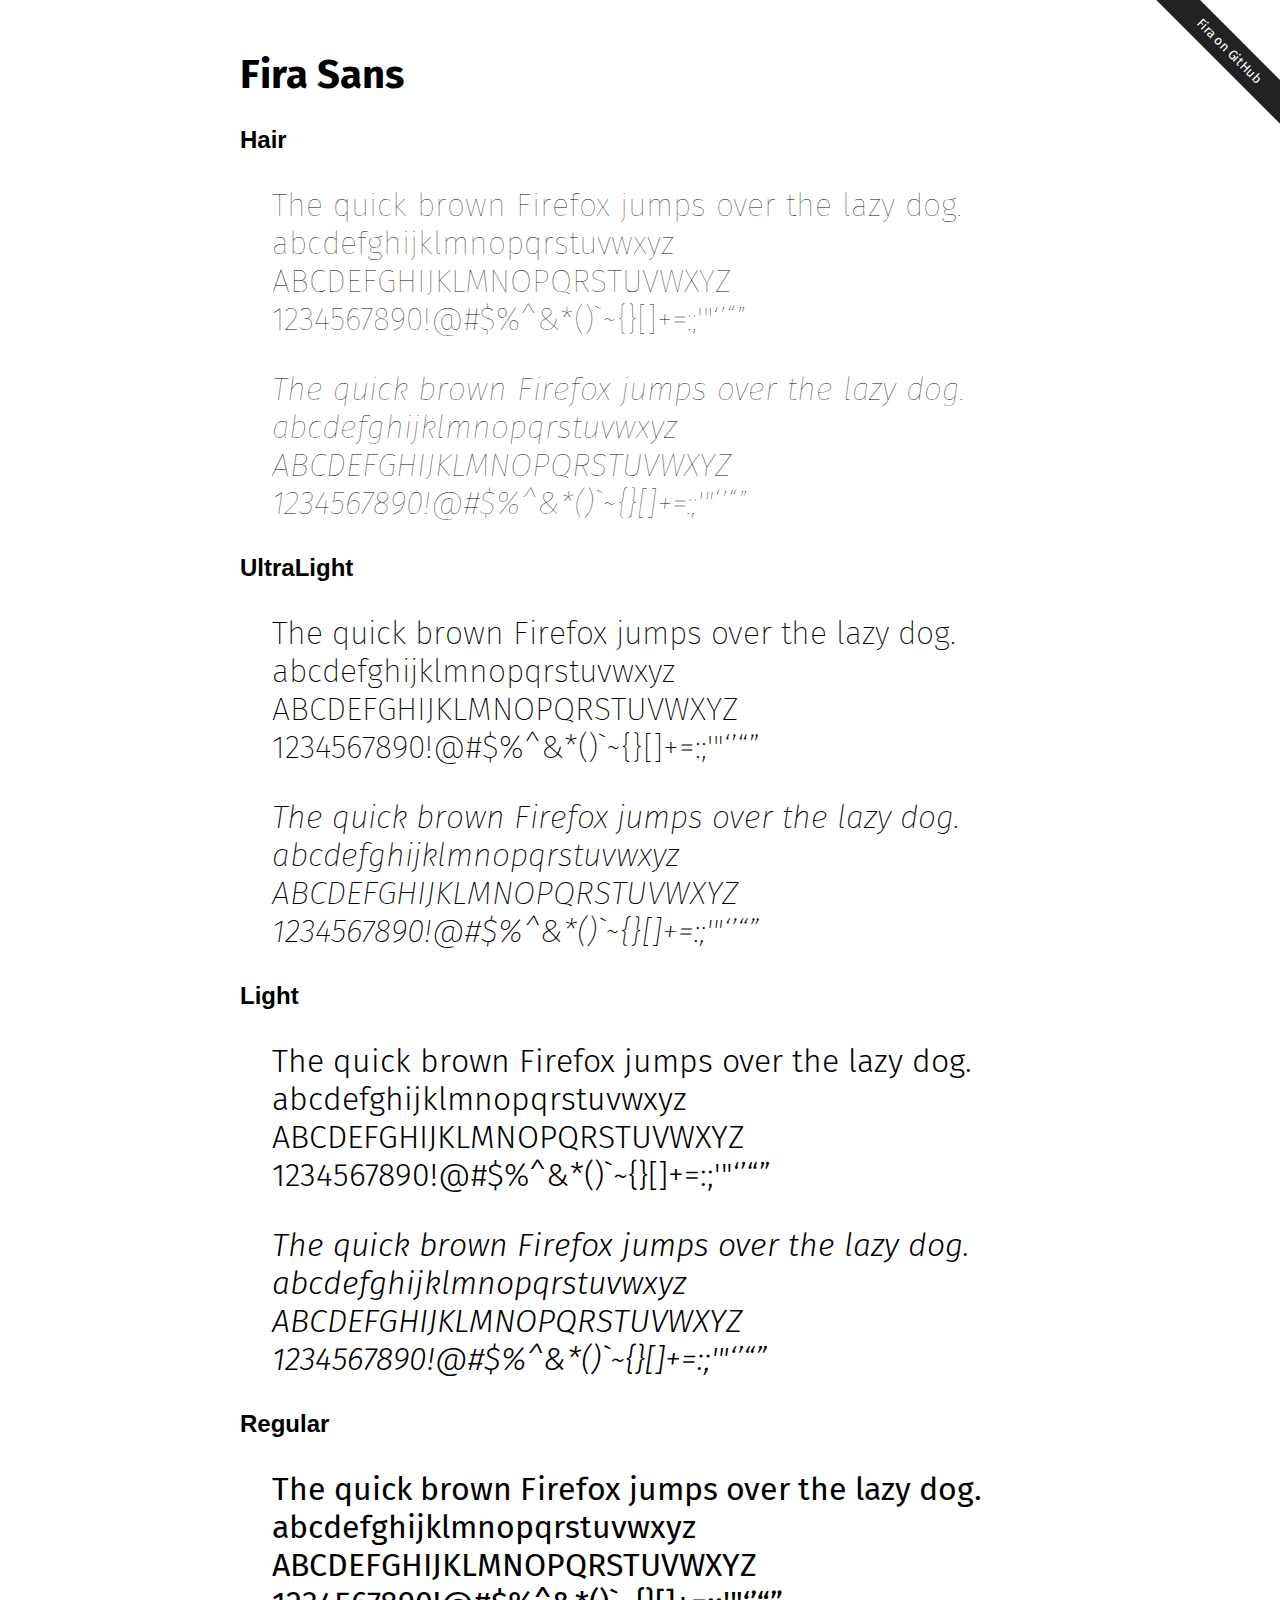
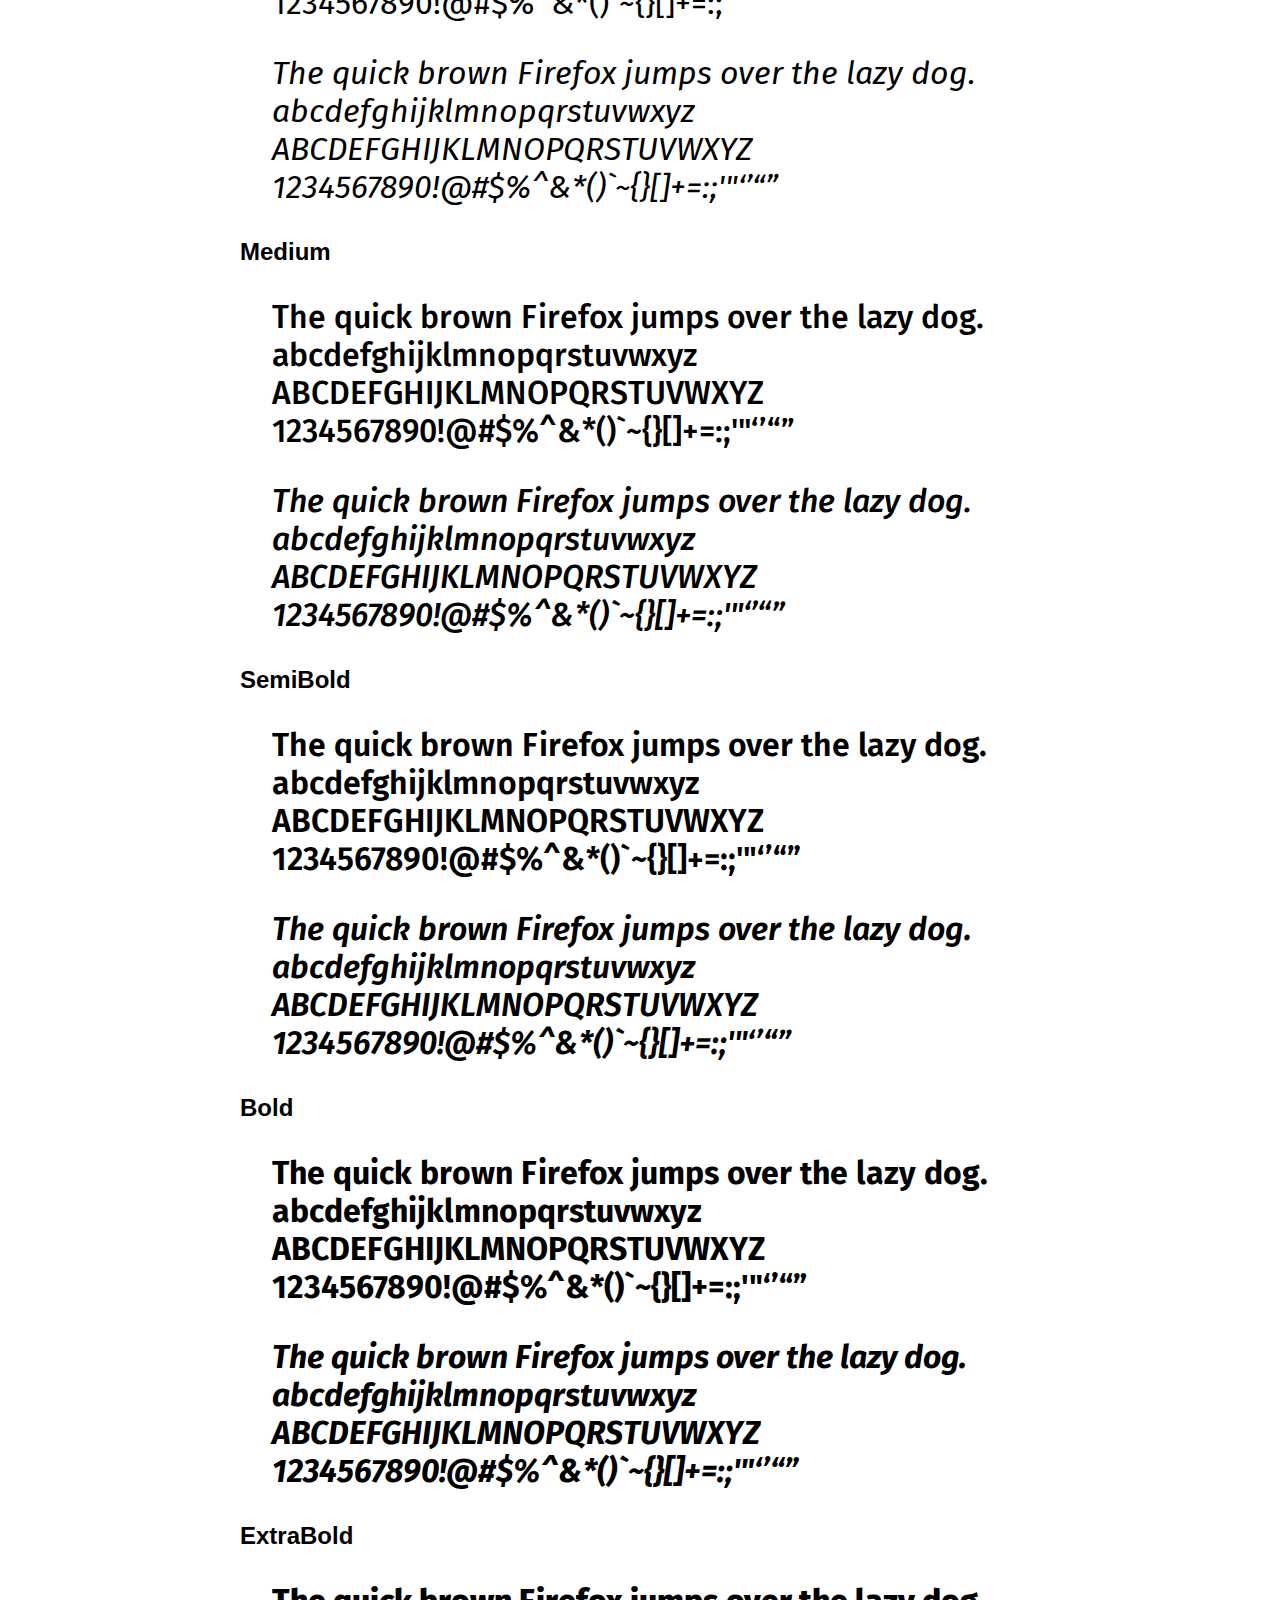
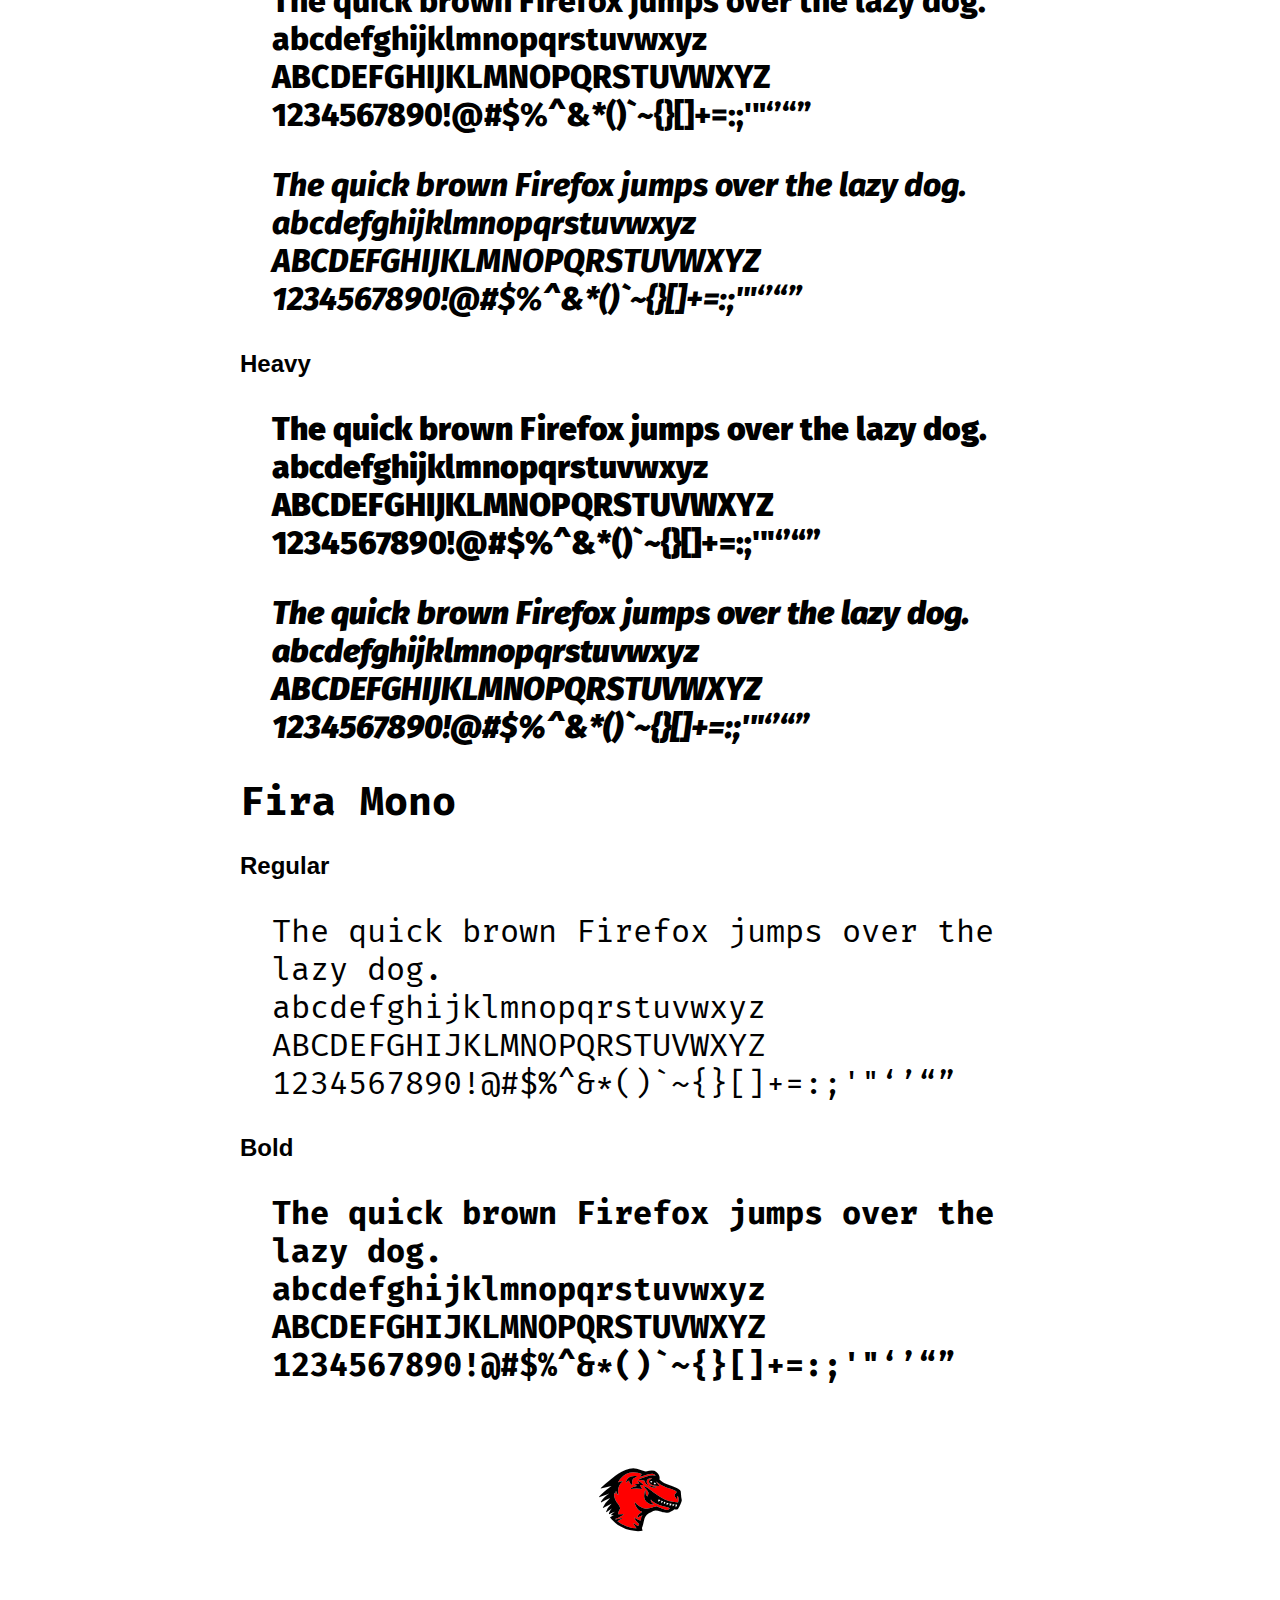
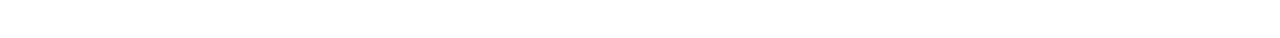
<file: assets/stylesheet/fonts/Fira-master/index.html>
<!doctype html>
<html>
  <head>
    <meta charset="utf-8">
    <meta name="viewport" content="width=device-width, user-scalable=no, initial-scale=1, maximum-scale=1">
    <title>Fira</title>
    <link rel="stylesheet" href="fira.css">
    <style>

        body {
            font-family: sans-serif;
            font-weight: 300;
            overflow-x: hidden;
        }
        article {
            margin: 0 auto;
            max-width: 800px;
            padding: 1em;
        }
        h1, .glyph {
            font-family: 'Fira Sans';
            font-size: 40px;
        }
        p {
            font-family: 'Fira Sans';
            font-size: 32px;
            padding: 0 1em;
        }
        .mono {
            font-family: 'Fira Mono';
        }
        .ribbon {
            background: none repeat scroll 0% 0% rgb(34, 34, 34);
            color: white;
            display: block;
            font: 400 13px 'Fira Sans';
            padding: 8px 150px;
            position: absolute;
            right: 0px;
            text-decoration: none;
            top: 0px;
            -webkit-transform: translate(50%, -50%) rotate(45deg) translateY(72px);
            -moz-transform: translate(50%, -50%) rotate(45deg) translateY(72px);
            -ms-transform: translate(50%, -50%) rotate(45deg) translateY(72px);
            -o-transform: translate(50%, -50%) rotate(45deg) translateY(72px);
            transform: translate(50%, -50%) rotate(45deg) translateY(72px);
            white-space: nowrap;
        }
        .glyph {
            margin: 1em auto;
            text-align: center;
            font-size: 72px;
        }


        @media (max-width: 640px) {
            p {
                padding: 0;
                font-size: 18px;
            }
        }

    </style>
  </head>
  <body>
    <article>
        <h1>Fira Sans</h1>


        <h2>Hair</h2>
        <p contenteditable style="font-weight: 100;">
            The quick brown Firefox jumps over the lazy dog.<br>
            abcdefghijklmnopqrstuvwxyz<br>
            ABCDEFGHIJKLMNOPQRSTUVWXYZ<br>
            1234567890!@#$%^&amp;*()`~{}[]+=:;'"&#8216;&#8217;&#8220;&#8221;
        </p>
        <p contenteditable style="font-weight: 100; font-style: italic;">
            The quick brown Firefox jumps over the lazy dog.<br>
            abcdefghijklmnopqrstuvwxyz<br>
            ABCDEFGHIJKLMNOPQRSTUVWXYZ<br>
            1234567890!@#$%^&amp;*()`~{}[]+=:;'"&#8216;&#8217;&#8220;&#8221;
        </p>

        <h2>UltraLight</h2>
        <p contenteditable style="font-weight: 200;">
            The quick brown Firefox jumps over the lazy dog.<br>
            abcdefghijklmnopqrstuvwxyz<br>
            ABCDEFGHIJKLMNOPQRSTUVWXYZ<br>
            1234567890!@#$%^&amp;*()`~{}[]+=:;'"&#8216;&#8217;&#8220;&#8221;
        </p>
        <p contenteditable style="font-weight: 200; font-style: italic;">
            The quick brown Firefox jumps over the lazy dog.<br>
            abcdefghijklmnopqrstuvwxyz<br>
            ABCDEFGHIJKLMNOPQRSTUVWXYZ<br>
            1234567890!@#$%^&amp;*()`~{}[]+=:;'"&#8216;&#8217;&#8220;&#8221;
        </p>

        <h2>Light</h2>
        <p contenteditable style="font-weight: 300;">
            The quick brown Firefox jumps over the lazy dog.<br>
            abcdefghijklmnopqrstuvwxyz<br>
            ABCDEFGHIJKLMNOPQRSTUVWXYZ<br>
            1234567890!@#$%^&amp;*()`~{}[]+=:;'"&#8216;&#8217;&#8220;&#8221;
        </p>
        <p contenteditable style="font-weight: 300; font-style: italic;">
            The quick brown Firefox jumps over the lazy dog.<br>
            abcdefghijklmnopqrstuvwxyz<br>
            ABCDEFGHIJKLMNOPQRSTUVWXYZ<br>
            1234567890!@#$%^&amp;*()`~{}[]+=:;'"&#8216;&#8217;&#8220;&#8221;
        </p>

        <h2>Regular</h2>
        <p contenteditable style="font-weight: 400;">
            The quick brown Firefox jumps over the lazy dog.<br>
            abcdefghijklmnopqrstuvwxyz<br>
            ABCDEFGHIJKLMNOPQRSTUVWXYZ<br>
            1234567890!@#$%^&amp;*()`~{}[]+=:;'"&#8216;&#8217;&#8220;&#8221;
        </p>
        <p contenteditable style="font-weight: 400; font-style: italic;">
            The quick brown Firefox jumps over the lazy dog.<br>
            abcdefghijklmnopqrstuvwxyz<br>
            ABCDEFGHIJKLMNOPQRSTUVWXYZ<br>
            1234567890!@#$%^&amp;*()`~{}[]+=:;'"&#8216;&#8217;&#8220;&#8221;
        </p>

        <h2>Medium</h2>
        <p contenteditable style="font-weight: 500;">
            The quick brown Firefox jumps over the lazy dog.<br>
            abcdefghijklmnopqrstuvwxyz<br>
            ABCDEFGHIJKLMNOPQRSTUVWXYZ<br>
            1234567890!@#$%^&amp;*()`~{}[]+=:;'"&#8216;&#8217;&#8220;&#8221;
        </p>
        <p contenteditable style="font-weight: 500; font-style: italic;">
            The quick brown Firefox jumps over the lazy dog.<br>
            abcdefghijklmnopqrstuvwxyz<br>
            ABCDEFGHIJKLMNOPQRSTUVWXYZ<br>
            1234567890!@#$%^&amp;*()`~{}[]+=:;'"&#8216;&#8217;&#8220;&#8221;
        </p>

        <h2>SemiBold</h2>
        <p contenteditable style="font-weight: 600;">
            The quick brown Firefox jumps over the lazy dog.<br>
            abcdefghijklmnopqrstuvwxyz<br>
            ABCDEFGHIJKLMNOPQRSTUVWXYZ<br>
            1234567890!@#$%^&amp;*()`~{}[]+=:;'"&#8216;&#8217;&#8220;&#8221;
        </p>
        <p contenteditable style="font-weight: 600; font-style: italic;">
            The quick brown Firefox jumps over the lazy dog.<br>
            abcdefghijklmnopqrstuvwxyz<br>
            ABCDEFGHIJKLMNOPQRSTUVWXYZ<br>
            1234567890!@#$%^&amp;*()`~{}[]+=:;'"&#8216;&#8217;&#8220;&#8221;
        </p>

        <h2>Bold</h2>
        <p contenteditable style="font-weight: 700;">
            The quick brown Firefox jumps over the lazy dog.<br>
            abcdefghijklmnopqrstuvwxyz<br>
            ABCDEFGHIJKLMNOPQRSTUVWXYZ<br>
            1234567890!@#$%^&amp;*()`~{}[]+=:;'"&#8216;&#8217;&#8220;&#8221;
        </p>
        <p contenteditable style="font-weight: 700; font-style: italic;">
            The quick brown Firefox jumps over the lazy dog.<br>
            abcdefghijklmnopqrstuvwxyz<br>
            ABCDEFGHIJKLMNOPQRSTUVWXYZ<br>
            1234567890!@#$%^&amp;*()`~{}[]+=:;'"&#8216;&#8217;&#8220;&#8221;
        </p>

        <h2>ExtraBold</h2>
        <p contenteditable style="font-weight: 800;">
            The quick brown Firefox jumps over the lazy dog.<br>
            abcdefghijklmnopqrstuvwxyz<br>
            ABCDEFGHIJKLMNOPQRSTUVWXYZ<br>
            1234567890!@#$%^&amp;*()`~{}[]+=:;'"&#8216;&#8217;&#8220;&#8221;
        </p>
        <p contenteditable style="font-weight: 800; font-style: italic;">
            The quick brown Firefox jumps over the lazy dog.<br>
            abcdefghijklmnopqrstuvwxyz<br>
            ABCDEFGHIJKLMNOPQRSTUVWXYZ<br>
            1234567890!@#$%^&amp;*()`~{}[]+=:;'"&#8216;&#8217;&#8220;&#8221;
        </p>

        <h2>Heavy</h2>
        <p contenteditable style="font-weight: 900;">
            The quick brown Firefox jumps over the lazy dog.<br>
            abcdefghijklmnopqrstuvwxyz<br>
            ABCDEFGHIJKLMNOPQRSTUVWXYZ<br>
            1234567890!@#$%^&amp;*()`~{}[]+=:;'"&#8216;&#8217;&#8220;&#8221;
        </p>
        <p contenteditable style="font-weight: 900; font-style: italic;">
            The quick brown Firefox jumps over the lazy dog.<br>
            abcdefghijklmnopqrstuvwxyz<br>
            ABCDEFGHIJKLMNOPQRSTUVWXYZ<br>
            1234567890!@#$%^&amp;*()`~{}[]+=:;'"&#8216;&#8217;&#8220;&#8221;
        </p>

        <h1 class="mono">Fira Mono</h1>

        <h2>Regular</h2>
        <p contenteditable class="mono" style="font-weight: 400;">
            The quick brown Firefox jumps over the lazy dog.<br>
            abcdefghijklmnopqrstuvwxyz<br>
            ABCDEFGHIJKLMNOPQRSTUVWXYZ<br>
            1234567890!@#$%^&amp;*()`~{}[]+=:;'"&#8216;&#8217;&#8220;&#8221;
        </p>

        <h2>Bold</h2>
        <p contenteditable class="mono" style="font-weight: 600;">
            The quick brown Firefox jumps over the lazy dog.<br>
            abcdefghijklmnopqrstuvwxyz<br>
            ABCDEFGHIJKLMNOPQRSTUVWXYZ<br>
            1234567890!@#$%^&amp;*()`~{}[]+=:;'"&#8216;&#8217;&#8220;&#8221;
        </p>

        <a class="ribbon" href="https://github.com/mozilla/Fira">Fira on GitHub</a>

        <div class="glyph"><span style="color:#f00">&#xe001;</span><span style="color:#fff">&#xe002;</span>&#xe003;</div>

    </article>
  </body>
</html>
</file>
<file: assets/stylesheet/fonts/Fira-master/fira.css>
@font-face{
    font-family: 'Fira Sans';
    src: url('eot/FiraSans-Hair.eot');
    src: local('Fira Sans Hair'),
         url('eot/FiraSans-Hair.eot') format('embedded-opentype'),
         url('woff/FiraSans-Hair.woff') format('woff'),
         url('ttf/FiraSans-Hair.ttf') format('truetype');
    font-weight: 100;
    font-style: normal;
}

@font-face{
    font-family: 'Fira Sans';
    src: url('eot/FiraSans-HairItalic.eot');
    src: local('Fira Sans Hair Italic'),
         url('eot/FiraSans-HairItalic.eot') format('embedded-opentype'),
         url('woff/FiraSans-HairItalic.woff') format('woff'),
         url('ttf/FiraSans-HairItalic.ttf') format('truetype');
    font-weight: 100;
    font-style: italic;
}

@font-face{
    font-family: 'Fira Sans';
    src: url('eot/FiraSans-UltraLight.eot');
    src: local('Fira Sans UltraLight'),
         url('eot/FiraSans-UltraLight.eot') format('embedded-opentype'),
         url('woff/FiraSans-UltraLight.woff') format('woff'),
         url('ttf/FiraSans-UltraLight.ttf') format('truetype');
    font-weight: 200;
    font-style: normal;
}

@font-face{
    font-family: 'Fira Sans';
    src: url('eot/FiraSans-UltraLightItalic.eot');
    src: local('Fira Sans UltraLight Italic'),
         url('eot/FiraSans-UltraLightItalic.eot') format('embedded-opentype'),
         url('woff/FiraSans-UltraLightItalic.woff') format('woff'),
         url('ttf/FiraSans-UltraLightItalic.ttf') format('truetype');
    font-weight: 200;
    font-style: italic;
}

@font-face{
    font-family: 'Fira Sans';
    src: url('eot/FiraSans-Light.eot');
    src: local('Fira Sans Light'),
         url('eot/FiraSans-Light.eot') format('embedded-opentype'),
         url('woff/FiraSans-Light.woff') format('woff'),
         url('ttf/FiraSans-Light.ttf') format('truetype');
    font-weight: 300;
    font-style: normal;
}

@font-face{
    font-family: 'Fira Sans';
    src: url('eot/FiraSans-LightItalic.eot');
    src: local('Fira Sans Light Italic'),
         url('eot/FiraSans-LightItalic.eot') format('embedded-opentype'),
         url('woff/FiraSans-LightItalic.woff') format('woff'),
         url('ttf/FiraSans-LightItalic.ttf') format('truetype');
    font-weight: 300;
    font-style: italic;
}

@font-face{
    font-family: 'Fira Sans';
    src: url('eot/FiraSans-Regular.eot');
    src: local('Fira Sans Regular'),
         url('eot/FiraSans-Regular.eot') format('embedded-opentype'),
         url('woff/FiraSans-Regular.woff') format('woff'),
         url('ttf/FiraSans-Regular.ttf') format('truetype');
    font-weight: 400;
    font-style: normal;
}

@font-face{
    font-family: 'Fira Sans';
    src: url('eot/FiraSans-Italic.eot');
    src: local('Fira Sans Regular Italic'),
         url('eot/FiraSans-Italic.eot') format('embedded-opentype'),
         url('woff/FiraSans-Italic.woff') format('woff'),
         url('ttf/FiraSans-Italic.ttf') format('truetype');
    font-weight: 400;
    font-style: italic;
}

@font-face{
    font-family: 'Fira Sans';
    src: url('eot/FiraSans-Medium.eot');
    src: local('Fira Sans Medium'),
         url('eot/FiraSans-Medium.eot') format('embedded-opentype'),
         url('woff/FiraSans-Medium.woff') format('woff'),
         url('ttf/FiraSans-Medium.ttf') format('truetype');
    font-weight: 500;
    font-style: normal;
}

@font-face{
    font-family: 'Fira Sans';
    src: url('eot/FiraSans-MediumItalic.eot');
    src: local('Fira Sans Medium Italic'),
         url('eot/FiraSans-MediumItalic.eot') format('embedded-opentype'),
         url('woff/FiraSans-MediumItalic.woff') format('woff'),
         url('ttf/FiraSans-MediumItalic.ttf') format('truetype');
    font-weight: 500;
    font-style: italic;
}

@font-face{
    font-family: 'Fira Sans';
    src: url('eot/FiraSans-SemiBold.eot');
    src: local('Fira Sans SemiBold'),
         url('eot/FiraSans-SemiBold.eot') format('embedded-opentype'),
         url('woff/FiraSans-SemiBold.woff') format('woff'),
         url('ttf/FiraSans-SemiBold.ttf') format('truetype');
    font-weight: 600;
    font-style: normal;
}

@font-face{
    font-family: 'Fira Sans';
    src: url('eot/FiraSans-SemiBoldItalic.eot');
    src: local('Fira Sans SemiBold Italic'),
         url('eot/FiraSans-SemiBoldItalic.eot') format('embedded-opentype'),
         url('woff/FiraSans-SemiBoldItalic.woff') format('woff'),
         url('ttf/FiraSans-SemiBoldItalic.ttf') format('truetype');
    font-weight: 600;
    font-style: italic;
}

@font-face{
    font-family: 'Fira Sans';
    src: url('eot/FiraSans-Bold.eot');
    src: local('Fira Sans Bold'),
         url('eot/FiraSans-Bold.eot') format('embedded-opentype'),
         url('woff/FiraSans-Bold.woff') format('woff'),
         url('ttf/FiraSans-Bold.ttf') format('truetype');
    font-weight: 700;
    font-style: normal;
}

@font-face{
    font-family: 'Fira Sans';
    src: url('eot/FiraSans-BoldItalic.eot');
    src: local('Fira Sans Bold Italic'),
         url('eot/FiraSans-BoldItalic.eot') format('embedded-opentype'),
         url('woff/FiraSans-BoldItalic.woff') format('woff'),
         url('ttf/FiraSans-BoldItalic.ttf') format('truetype');
    font-weight: 700;
    font-style: italic;
}

@font-face{
    font-family: 'Fira Sans';
    src: url('eot/FiraSans-ExtraBold.eot');
    src: local('Fira Sans ExtraBold'),
         url('eot/FiraSans-ExtraBold.eot') format('embedded-opentype'),
         url('woff/FiraSans-ExtraBold.woff') format('woff'),
         url('ttf/FiraSans-ExtraBold.ttf') format('truetype');
    font-weight: 800;
    font-style: normal;
}

@font-face{
    font-family: 'Fira Sans';
    src: url('eot/FiraSans-ExtraBoldItalic.eot');
    src: local('Fira Sans ExtraBold Italic'),
         url('eot/FiraSans-ExtraBoldItalic.eot') format('embedded-opentype'),
         url('woff/FiraSans-ExtraBoldItalic.woff') format('woff'),
         url('ttf/FiraSans-ExtraBoldItalic.ttf') format('truetype');
    font-weight: 800;
    font-style: italic;
}

@font-face{
    font-family: 'Fira Sans';
    src: url('eot/FiraSans-Heavy.eot');
    src: local('Fira Sans Heavy'),
         url('eot/FiraSans-Heavy.eot') format('embedded-opentype'),
         url('woff/FiraSans-Heavy.woff') format('woff'),
         url('ttf/FiraSans-Heavy.ttf') format('truetype');
    font-weight: 900;
    font-style: normal;
}

@font-face{
    font-family: 'Fira Sans';
    src: url('eot/FiraSans-HeavyItalic.eot');
    src: local('Fira Sans Heavy Italic'),
         url('eot/FiraSans-HeavyItalic.eot') format('embedded-opentype'),
         url('woff/FiraSans-HeavyItalic.woff') format('woff'),
         url('ttf/FiraSans-HeavyItalic.ttf') format('truetype');
    font-weight: 900;
    font-style: italic;
}


@font-face{
    font-family: 'Fira Mono';
    src: url('eot/FiraMono-Regular.eot');
    src: local('Fira Mono'),
         url('eot/FiraMono-Regular.eot') format('embedded-opentype'),
         url('woff/FiraMono-Regular.woff') format('woff'),
         url('ttf/FiraMono-Regular.ttf') format('truetype');
    font-weight: 400;
    font-style: normal;
}

@font-face{
    font-family: 'Fira Mono';
    src: url('eot/FiraMono-Bold.eot');
    src: local('Fira Mono Bold'),
         url('eot/FiraMono-Bold.eot') format('embedded-opentype'),
         url('woff/FiraMono-Bold.woff') format('woff'),
         url('ttf/FiraMono-Bold.ttf') format('truetype');
    font-weight: 600;
    font-style: normal;
}
</file>
